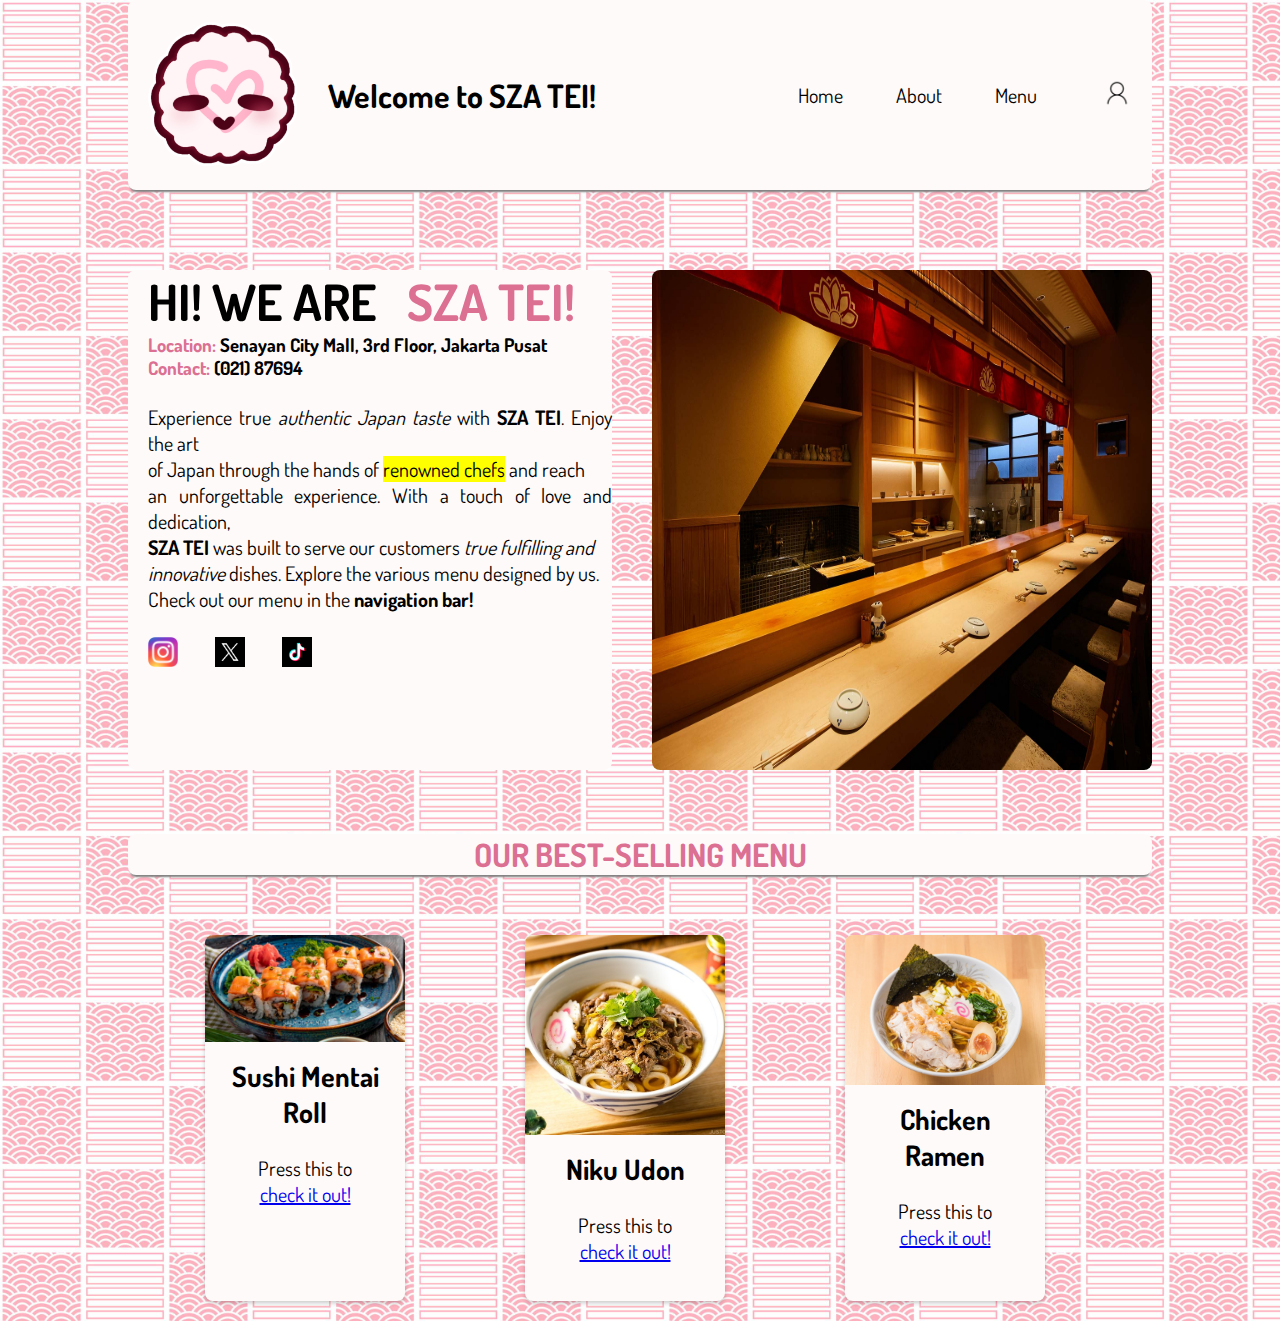
<file: index.html>
<!DOCTYPE html>
<html lang="en">
<head>
    <meta charset="UTF-8">
    <meta name="viewport" content="width=device-width, initial-scale=1.0">
    <title>SZA TEI</title>
    <link rel="stylesheet" href="stylemainpage.css">
    <link rel="stylesheet" href="https://fonts.googleapis.com/css?family=Dosis|Sofia|Trirong">
    <link rel="icon" href="LOGO image/logo.png">
</head>
<body>
    <div class= "hero">
        <div class="navbar">
            <img src="LOGO image/logo.png">
            <h1>Welcome to SZA TEI!</h1>
            <ul>
                <li><a href="#">Home</a></li>
                <li><a href="#">About</a></li>
                <li><a href="#">Menu</a>
                    <ul class="submenu">
                        <li><a href="#">Appetizer</a>
                            <ol>
                                <li>Gyoza</li>
                                <li>Edamame</li>
                                <li>Yakitori</li>
                            </ol></li>
                        <li><a href='#'>Main Course</a>
                            <ol>
                                <li>Salmon Mentai Roll</li>
                                <li>Niku Udon</a></li>
                                <li>Chicken Ramen</li>
                            </ol></li>
                        <li><a href='#'>Dessert</a>
                            <ol>
                                <li>Mochi</li>
                                <li>Roll Cake</li>
                                <li>Lava Cake</li>
                            </ol></li>
                    </ul>
                </li>
            </ul>
            <div class="navbar-icons">
                <img src="SAMENTAI image/profile.png">   
            </div>
        </div>
         <div class="banner">
            <div class="left-column">
                <h1>HI! WE ARE <span>SZA TEI!</span></h1>
                <h3><span>Location:</span> Senayan City Mall, 3rd Floor, Jakarta Pusat</h3>
                <h3><span>Contact:</span> (021) 87694</h3>
                <p>Experience true <em>authentic Japan taste</em> with <strong>SZA TEI</strong>. Enjoy the art <br>of Japan through the hands of <mark>renowned chefs</mark> and reach <br>an unforgettable experience. With a touch of love and dedication, <br><strong>SZA TEI</strong> was built to serve our customers <em>true fulfilling and <br>innovative</em> dishes. Explore the various menu designed by us. <br>Check out our menu in the <strong>navigation bar!</strong></p>
                <div class="social-icons">
                    <a href="https://www.instagram.com/"><img src="LOGO image/instagram.webp"></a>
                    <a href="https://x.com/i/flow/login"><img src="LOGO image/x.avif"></a>
                    <a href="https://www.tiktok.com/login"><img src="LOGO image/tiktok.webp"></a>
                </div>
            </div>
            <div class="right-column">
                <img src="SAMENTAI image/restoimg.jpg">
            </div>
        </div>
        <div class="bestmenu">
            <h1>OUR BEST-SELLING MENU</h1>
        </div>
        <div class="card-container">
            <div class="card">
                <img src="SAMENTAI image/salmon mentai.jpg">
                <div class="card-content">
                    <h3>Sushi Mentai Roll</h3>
                    <p>Press this to <a href="Salmon Mentai Roll.html" class="btn">check it out!</a></p>
                </div>
            </div>
            <div class="card">
                <img src="NIKU image/image_niku udon.jpg">
                <div class="card-content">
                    <h3>Niku Udon</h3>
                    <p>Press this to <a href="SZA\Niku Udon.html" class="btn">check it out!</a></p>
                </div>
            </div>
            <div class="card">
                <img src="RAMEN image/shoyu_chicken_ramen.jpg">
                <div class="card-content">
                    <h3>Chicken Ramen</h3>
                    <p>Press this to <a href="ramen.html" class="btn">check it out!</a></p>
                </div>
            </div>
    </div>   
</body>
</html>
</file>
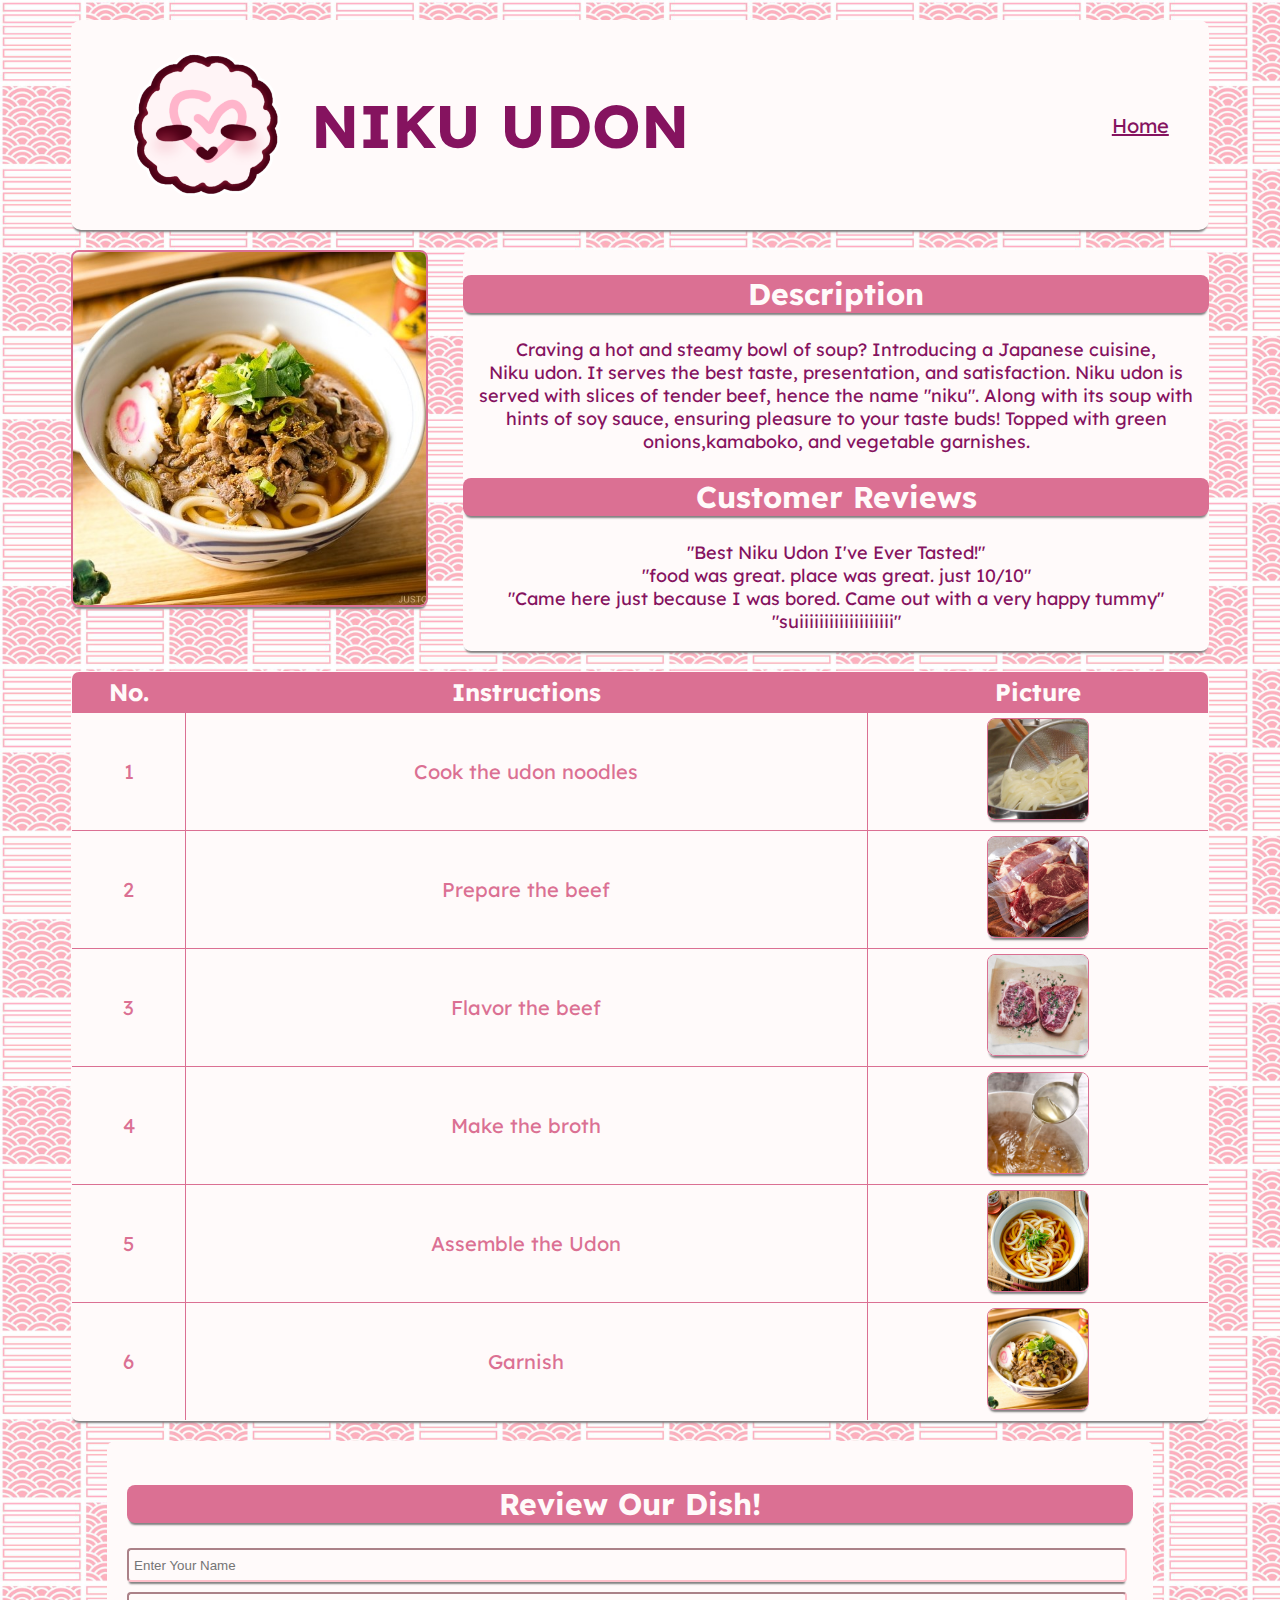
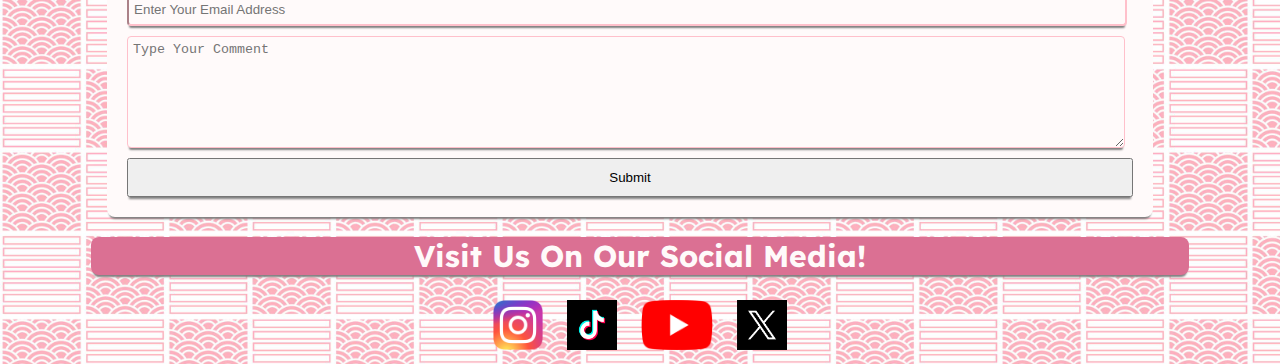
<file: Niku Udon.html>
<!DOCTYPE html>
<html lang="en">
<head>
      <meta charset="UTF-8">
      <meta name="description" content="Niku Udon"
      <meta name="viewport" content="width=device-width, initial-scale=1.0">
      <title>Niku Udon</title>
      <link rel="stylesheet" href="nikucss.css">
      <link rel="stylesheet" href="https://fonts.googleapis.com/css?family=Lexend">
      <link rel="icon" href="LOGO image/logo.png">
</head>

<body>
  <div class ="hero">
    <div class ="header">
      <img src="LOGO image/logo.png">
      <h1>NIKU UDON</h1>
      <ul>
        <li><a href="index.html">Home</a></li>
      </ul>
    </div>
  </div>
    
  <div class="banner">
    <div class ="picture">
      <img src="NIKU image/image_niku udon.jpg">
    </div>
    <div class ="desc">
      <h2>Description</h2>
      <p>Craving a hot and steamy bowl of soup? Introducing a Japanese cuisine,<br>
          Niku udon. It serves the best taste, presentation, and satisfaction. Niku udon is<br>
          served with slices of tender beef, hence the name "niku". Along with its soup with <br>
          hints of soy sauce, ensuring pleasure to your taste buds! Topped with green<br>
          onions,kamaboko, and vegetable garnishes.</p>
      <h2>Customer Reviews</h2>
      <p>
        "Best Niku Udon I've Ever Tasted!" <br>
        "food was great. place was great. just 10/10" <br>
        "Came here just because I was bored. Came out with a very happy tummy" <br>
        "suiiiiiiiiiiiiiiiiiii"
      </p>
    </div>
  </div>
  
  <div class="recipe-container">
    <div class="ingredients">
      <table style="width:100%">
        <tr>
          <thead>
            <th style="width:10%">No.</th>
            <th style="width:60%">Instructions</th>
            <th style="width:40%">Picture</th>
          </thead>
        </tr>
        <tr>
          <td>1</td>
          <td>Cook the udon noodles</td>
          <td><img src="NIKU image/cookudon.jpg"></td>
        </tr>
        <tr>
          <td>2</td>
          <td>Prepare the beef</td>
          <td><img src="NIKU image/preparedbeef.jpg"></td>
        </tr>
        <tr>
          <td>3</td>
          <td>Flavor the beef</td>
          <td><img src="NIKU image/seasonedbeef.jpg"></td>
        </tr>
        <tr>
          <td>4</td>
          <td>Make the broth</td>
          <td><img src="NIKU image/broth.jpg"></td>
        </tr>
        <tr>
          <td>5</td>
          <td>Assemble the Udon</td>
          <td><img src="NIKU image/plainudon.jpg"></td>
        </tr>
        <tr>
          <td>6</td>
          <td>Garnish</td>
          <td><img src="NIKU image/image_niku udon.jpg"></td>
        </tr>
      </table>
    </div>
  </div>

  <div class ="divider">
    <div class ="left-divider">
      <div class="customer-container">
        <h2>Review Our Dish!</h2>
        <form action="">
            <input type="text" name="full_name" placeholder="Enter Your Name">
            <input type="email" name="email" placeholder="Enter Your Email Address">
            <textarea name="comment" placeholder="Type Your Comment"></textarea>
            <button class="comment-submit">Submit</button>
        </form>
      </div>

      <div class ="socials">
        <h2>Visit Us On Our Social Media!</h2>
        <a href="https://www.instagram.com/"><img src="LOGO image/instagram.webp"></a>
        <a href="https://www.tiktok.com/"><img src="LOGO image/tiktok.webp"></a>
        <a href="https://www.youtube.com/"><img src="LOGO image/youtube.png"></a>
        <a href="https://www.x.com/"><img src="LOGO image/x.avif"></a>
      </div>
    </div>
  </div>

  
</body>
</html>
</file>
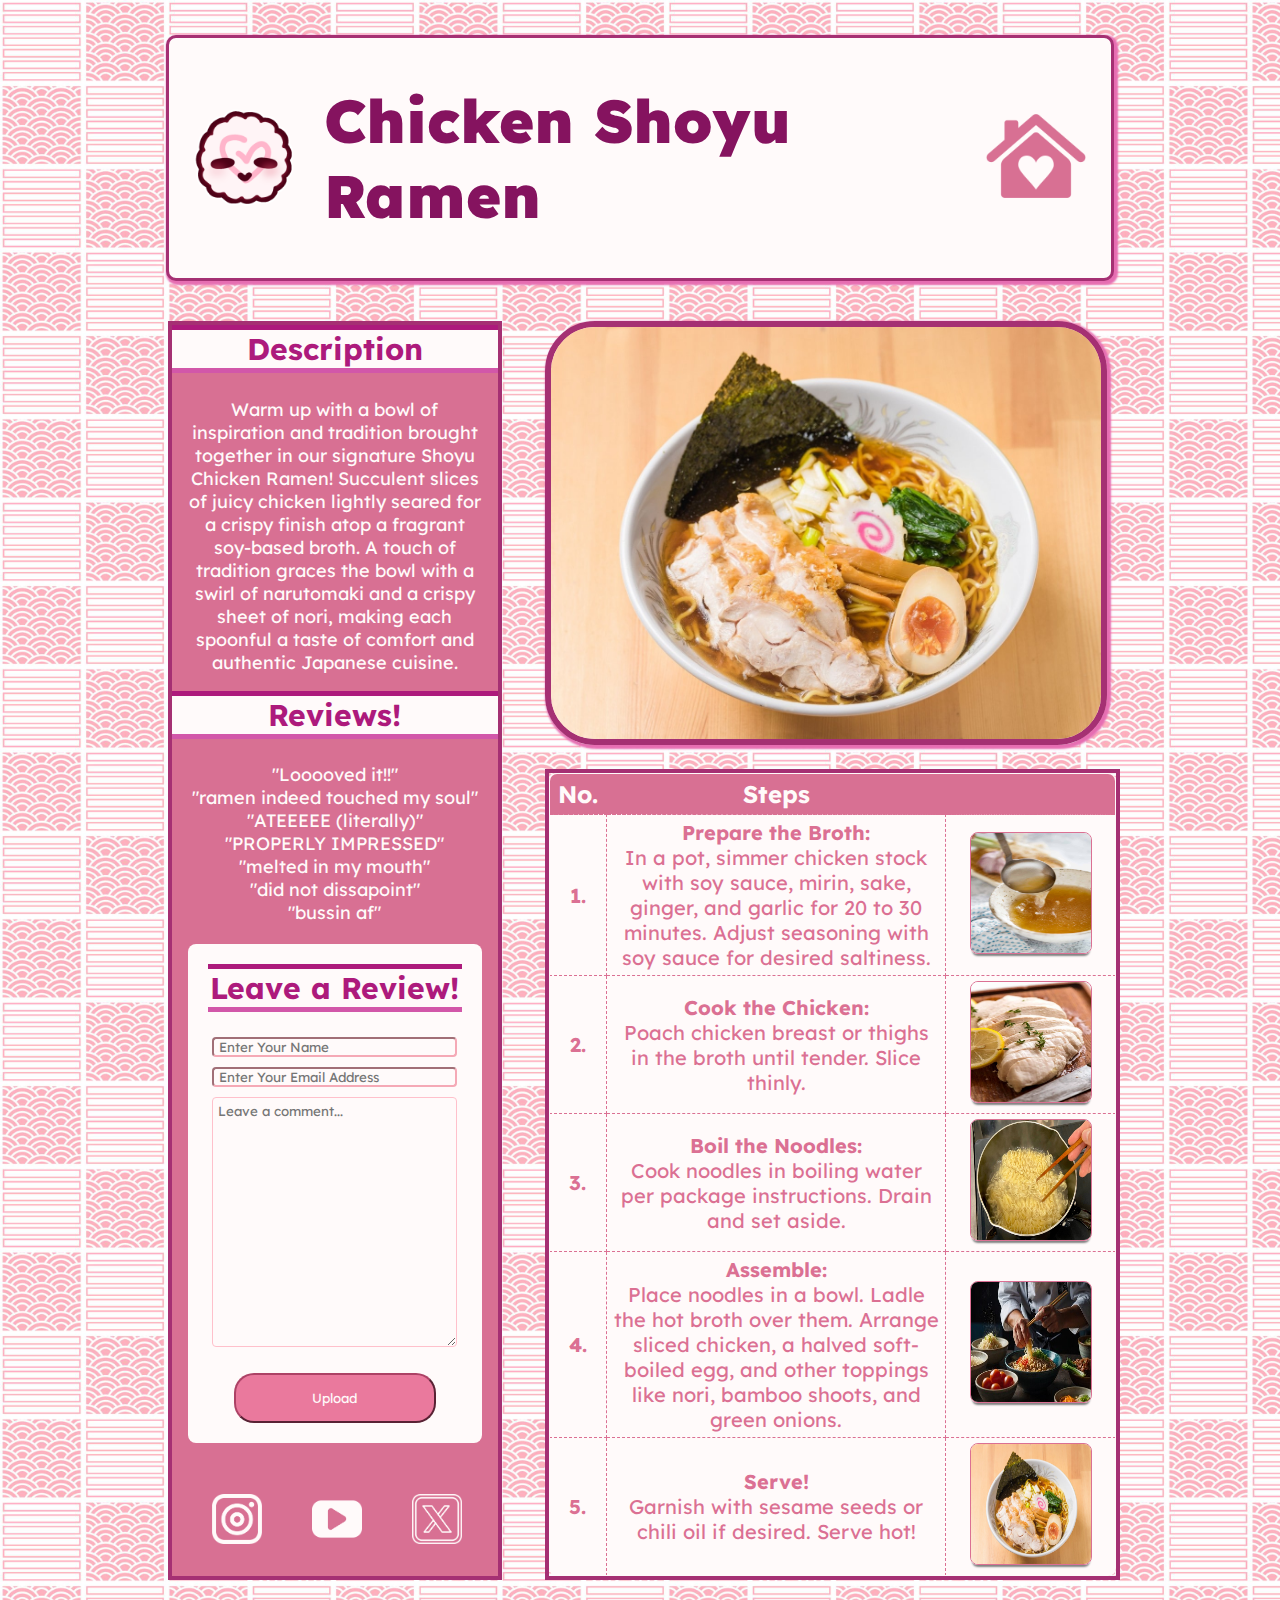
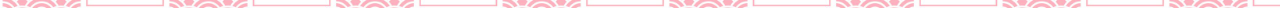
<file: ramen.html>
<!DOCTYPE html>
<html lang="en">
<head>
      <meta charset="UTF-8">
      <meta name="description" content="Chicken Shoyu Ramen"
      <meta name="viewport" content="width=device-width, initial-scale=1.0">
      <title>Chicken Shoyu Ramen</title>
      <link rel="stylesheet" href="ramen.css">
      <link rel="stylesheet" href="https://fonts.googleapis.com/css?family=Lexend">
      <link rel="icon" href="LOGO image/logo.png">
</head>

<body>
  <div class ="hero">
    <div class ="header">
      <img src="LOGO image/logo.png">
      <h1><b>Chicken Shoyu Ramen</b></h1>
      <ul>
        <li><a href="index.html"><img src="RAMEN image/homepage_icon.png"></a></li>
      </ul>
    </div>
  </div>
    
  <div class="banner">
    <div class ="desc">
      <h2>Description</h2>
      <p>Warm up with a bowl of inspiration and tradition brought together in our signature Shoyu Chicken Ramen! Succulent slices of juicy chicken lightly seared for a crispy finish atop a fragrant soy-based broth. A touch of tradition graces the bowl with a swirl of narutomaki and a crispy sheet of nori, making each spoonful a taste of comfort and authentic Japanese cuisine.
      </p>
      <h2>Reviews!</h2>
      <p>
        "Looooved it!!" <br>
        "ramen indeed touched my soul" <br>
        "ATEEEEE (literally)"<br>
        "PROPERLY IMPRESSED"<br>
        "melted in my mouth"<br>
        "did not dissapoint"<br>
        "bussin af"
      </p>
      <div class="review-box">
        <h2>Leave a Review!</h2>
        <form action="">
            <input type="text" name="full_name" placeholder="Enter Your Name">
            <input type="email" name="email" placeholder="Enter Your Email Address">
            <textarea name="comment" placeholder="Leave a comment..."></textarea>
            <button class="comment-submit">Upload</button>
        </form>        
      </div>
      <div class ="socials">
        <a href="https://www.instagram.com/"><img src="RAMEN image/instagram_icon.png"></a>
        <a href="https://www.youtube.com/"><img src="RAMEN image/youtube_icon.png"></a>
        <a href="https://www.x.com/"><img src="RAMEN image/x_icon.png"></a>
      </div>
    </div>
    <div class="picture">
      <div class="pic">
        <img src="RAMEN image/shoyu_chicken_ramen.jpg" alt="Chicken Shoyu Ramen">
      </div>
      <div class="steps-table">
        <div class="steps">
          <table style="width:100%">
            <tr>
              <thead>
                <th style="width:10%">No.</th>
                <th style="width:60%">Steps</th>
                <th style="width:40%"></th>
              </thead>
            </tr>
            <tr>
              <td><b>1.</b></td>
              <td><b>Prepare the Broth:</b><br>
                In a pot, simmer chicken stock with soy sauce, mirin, sake, ginger, and garlic for 20 to 30 minutes. Adjust seasoning with soy sauce for desired saltiness.
              </td>
              <td><img src="RAMEN image/prepare_broth.jpg"></td>
            </tr>
            <tr>
              <td><b>2.</b></td>
              <td><b>Cook the Chicken:</b>
              </br>
              Poach chicken breast or thighs in the broth until tender. Slice thinly.
              </td>
              <td><img src="RAMEN image/cook_chicken"></td>
            </tr>
            <tr>
              <td><b>3.</b></td>
              <td><b>Boil the Noodles:</b>
              </br>
              Cook noodles in boiling water per package instructions. Drain and set aside.
              </td>
              <td><img src="RAMEN image/boil_noodles.jpg"></td>
            </tr>
            <tr>
              <td><b>4.</b></td>
              <td><b>Assemble:</b>
              </br>
              Place noodles in a bowl. Ladle the hot broth over them. Arrange sliced chicken, a halved soft-boiled egg, and other toppings like nori, bamboo shoots, and green onions.
              </td>
              <td><img src="RAMEN image/assemble.jpg"></td>
            </tr>
            <tr>
              <td><b>5.</b></td>
              <td><b>Serve!</b>
              </br>
              Garnish with sesame seeds or chili oil if desired. Serve hot!
              </td>
              <td><img src="RAMEN image/shoyu_chicken_ramen.jpg"></td>
            </tr>
          </table>
        </div>
      </div>
    </div>
  </div>

  
</body>
</html>
</file>
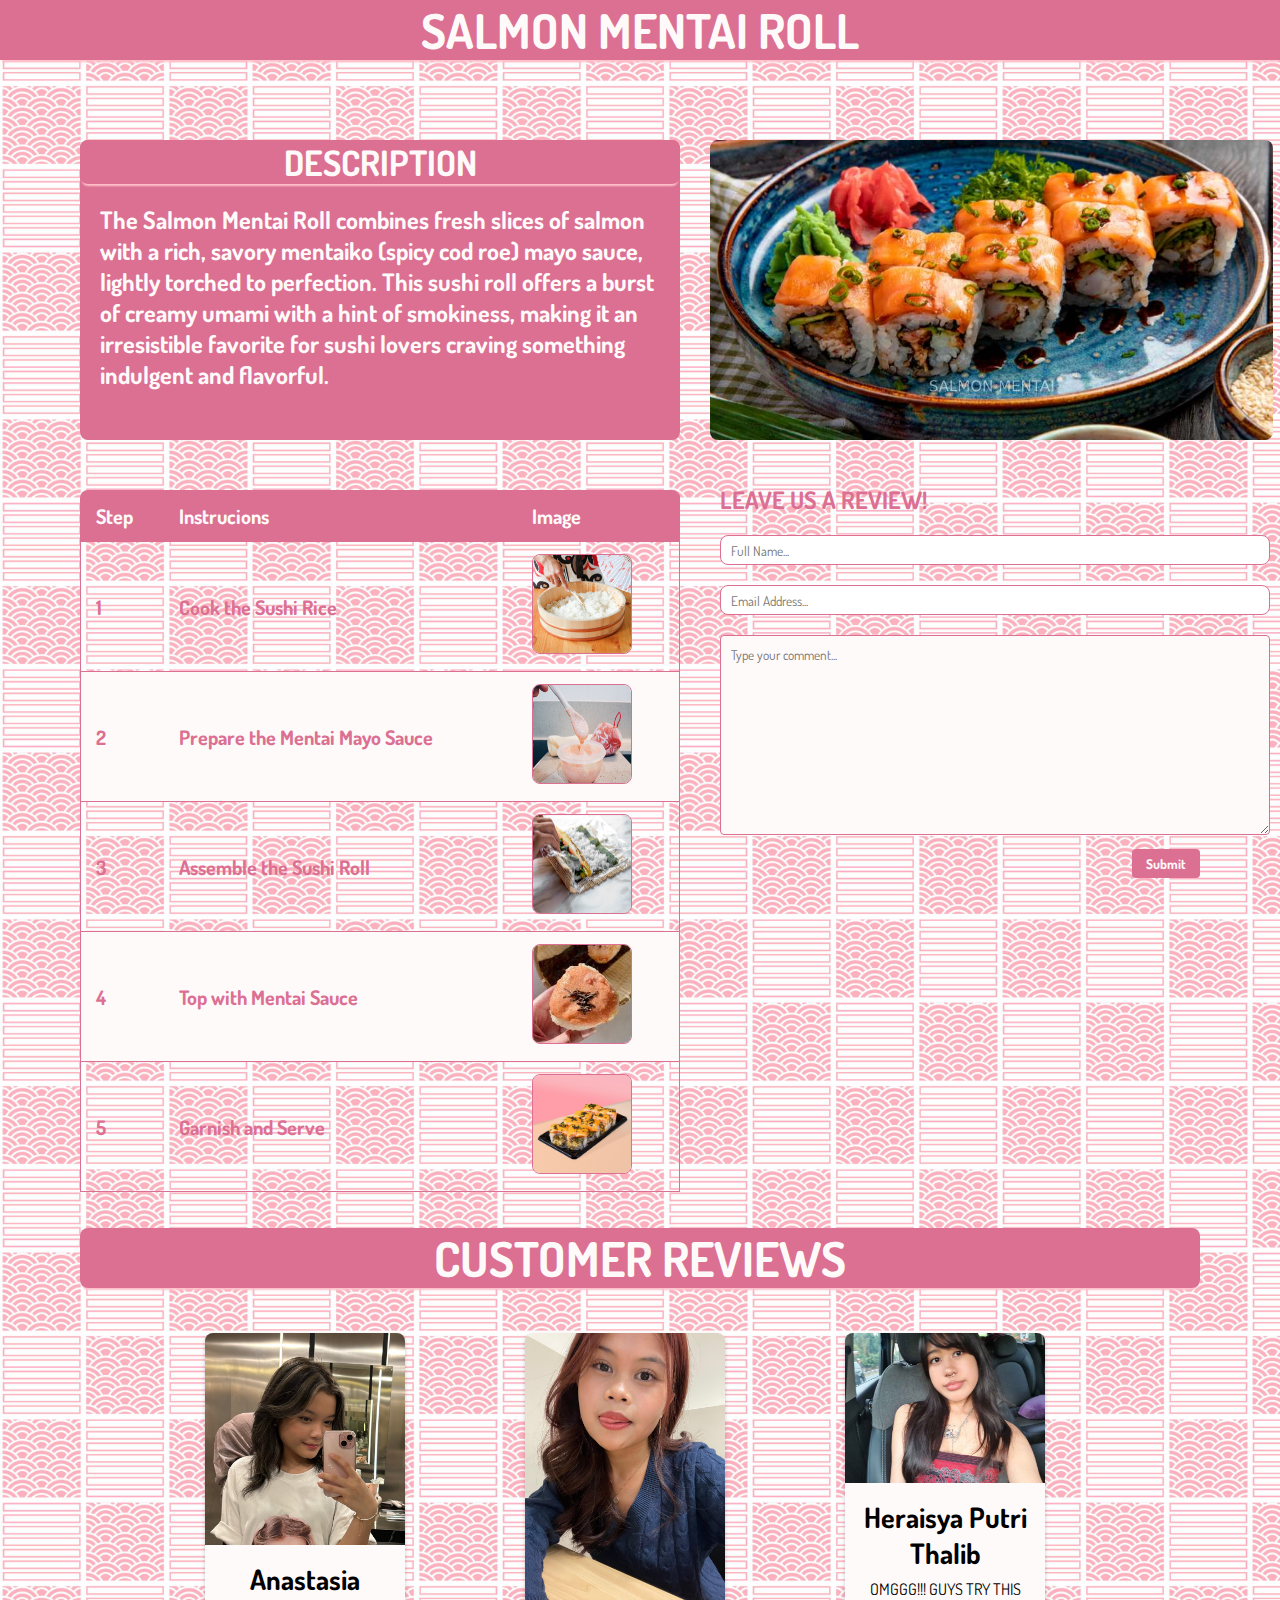
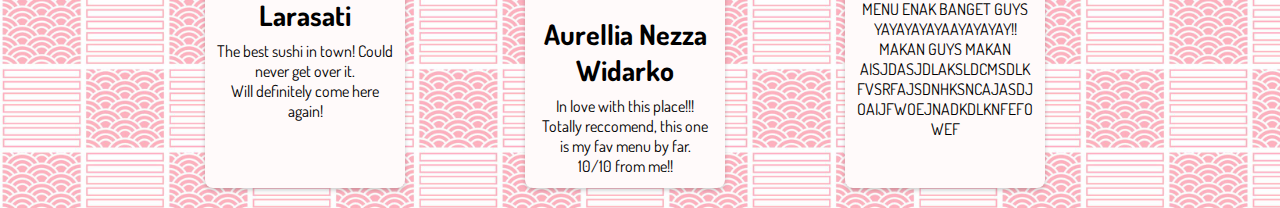
<file: Salmon Mentai Roll.html>
<!DOCTYPE html>
<html lang="en">
<head>
    <meta charset="UTF-8">
    <meta name="viewport" content="width=device-width, initial-scale=1.0">
    <title>Salmon Mentai Roll</title>
    <link rel="stylesheet" href="dishstyle.css">
    <link rel="stylesheet" href="https://fonts.googleapis.com/css?family=Dosis">
    <link rel="stylesheet" href="https://cdnjs.cloudflare.com/ajax/libs/font-awesome/4.7.0/css/font-awesome.min.css">
    <link rel="icon" href="LOGO image/logo.png">
</head>
<body>
    <div class="hero">
        <h1>SALMON MENTAI ROLL</h1>
        <div class="banner">
            <div class="left-column">
                <h1>DESCRIPTION</h1>
                <h2>The Salmon Mentai Roll combines fresh slices of salmon with a rich, savory mentaiko (spicy cod roe) mayo sauce, lightly torched to perfection. This sushi roll offers a burst of creamy umami with a hint of smokiness, making it an irresistible favorite for sushi lovers craving something indulgent and flavorful.</h2>
                <table>
                    <thead>
                        <tr>
                            <th>Step</th>
                            <th>Instrucions</th>
                            <th>Image</th>
                        </tr>
                    </thead>
                    <tbody>
                        <tr>
                            <td>1</td>
                            <td>Cook the Sushi Rice</td>
                            <td>
                                <div class ="product-image">
                                    <img src="SAMENTAI image/sushi rice.jpg">
                                </div>
                            </td>
                        </tr>
                        <tr>
                            <td>2</td>
                            <td>Prepare the Mentai Mayo Sauce</td>
                            <td>
                                <div class ="product-image">
                                    <img src="SAMENTAI image/sauce.jpeg">
                                </div>
                            </td>
                        </tr>
                        <tr>
                            <td>3</td>
                            <td>Assemble the Sushi Roll</td>
                            <td>
                                <div class ="product-image">
                                    <img src="SAMENTAI image/roll.jpg">
                                </div>
                            </td>
                        </tr>
                        <tr>
                            <td>4</td>
                            <td>Top with Mentai Sauce</td>
                            <td>
                                <div class ="product-image">
                                    <img src="SAMENTAI image/topping.jpeg">
                                </div>
                            </td>
                        </tr>
                        <tr>
                            <td>5</td>
                            <td>Garnish and Serve</td>
                            <td>
                                <div class ="product-image">
                                    <img src="SAMENTAI image/finish.jpeg">
                                </div>
                            </td>
                        </tr>
                    </tbody>
                </table>
            </div>
            <div class="right-column">
                <img src="SAMENTAI image/salmon mentai.jpg">
                <div class="comment-box">
                    <h2>LEAVE US A REVIEW!</h2>
                    <form action="">
                        <input type="text" name="full_name" placeholder="Full Name...">
                        <input type="email" name="email" placeholder="Email Address...">
                        <textarea name="comment" placeholder="Type your comment..."></textarea>
                        <button class="comment-submit">Submit</button>
                    </form>
                </div>
                <iframe src="https://www.youtube.com/embed/QX4f_oMubLk?si=_hC1dLUQbebV1gPM" title="YouTube video player" frameborder="0" allow="accelerometer; autoplay; clipboard-write; encrypted-media; gyroscope; picture-in-picture; web-share" referrerpolicy="strict-origin-when-cross-origin" allowfullscreen></iframe>
            </div>
        </div>
        <div class="review">
            <h1>CUSTOMER REVIEWS</h1>
        </div>
        <div class="card-container">
            <div class="card">
                <img src="LOGO image/sha.jpg">
                <div class="card-content">
                    <h3>Anastasia Larasati</h3>
                    <p>The best sushi in town! Could never get over it. <br>Will definitely come here again!</p>
                </div>
            </div>
            <div class="card">
                <img src="LOGO image/zaza.jpg">
                <div class="card-content">
                    <h3>Aurellia Nezza Widarko</h3>
                    <p>In love with this place!!! Totally reccomend, this one is my fav menu by far. <br>10/10 from me!!</p>
                </div>
            </div>
            <div class="card">
                <img src="LOGO image/sash.jpg">
                <div class="card-content">
                    <h3>Heraisya Putri Thalib</h3>
                    <p>OMGGG!!! GUYS TRY THIS MENU ENAK BANGET GUYS YAYAYAYAYAAYAYAYAY!!<br>MAKAN GUYS MAKAN AISJDASJDLAKSLDCMSDLK<br>FVSRFAJSDNHKSNCAJASDJ<br>OAIJFWOEJNADKDLKNFEFO<br>WEF</p>
                </div>
            </div>
    </div> 
</body>
</html>
</file>
<file: stylemainpage.css>
*{
    margin: 0;
    padding: 0;
    box-sizing: border-box;
    font-family: 'Dosis', sans-serif;
}
body{
    background-image: url('mainbg.jpg');
    background-size: 500px;
}
.hero{
    width: 80%;
    margin: auto;
}
.navbar{
    background-color:snow;
    margin: 0px;
    border-radius: 8px;
    display: flex;
    align-items: center;
    box-shadow: 0 4px 2px -2px gray;
}
.navbar h1{
    margin-left: 30px;
}
.navbar img{
    height: 150px;
    margin-left: 20px;
    margin-top: 20px;
    margin-bottom: 20px;
}
ul{
    flex: 1;
    text-align: right;
}
ul li{
    display: inline-block;
    list-style: none;  
    margin: 0 15px;
}
ul li a{
    text-decoration: none;
    color:black;
    font-size: 20px;
    padding: 0 10px;
    display: inline-block;
    transition: all ease 0.3s;
}
ul li a:hover{
    color:pink;
}
ul .submenu{
    position: absolute;
    text-align:left;
    border-radius: 8px;
    width: 190px;
    background-color: pink;
    box-shadow: 0 20px 45px #00000020;
    margin-top: 50px;
    opacity: 0;
    z-index: 100;
    transition: all ease 0.5s;
}
ul li:hover .submenu{
    z-index: 1000;
    opacity: 1;
    margin-top: 10px;
}
ol li{
    margin-left: 25px;
}
.navbar-icons img{
    height: 30px;
    margin-left: 20px;
    margin-right: 20px;
    cursor: pointer;
}
.navbar-icons img{
    margin-left: 40px;
}
.banner{
    display: flex;
    margin-top: 80px;
}
.left-column,.right-column{
    flex-basis: 50%
}
.right-column img{
    width: 500px;
    border-radius: 8px;
    height: 500px;
    margin-left: 40px;
    margin-bottom: 30px;
}
.left-column{
    height: 500px;
    border-radius: 8px;
    text-align: justify;
    text-justify: inter-word;
    background-color: snow;
}
.left-column h1{
    font-size: 50px;
    color:black;
    margin-left: 20px;
}
.left.column h3{
    margin-top: 15px;
    font-size: 40px;
    color:black;
    margin-left: 20px;
    margin-right: 20px;
}
span{
    color:palevioletred;
    margin-left: 20px;
}
.left-column h3 img{
    height: 30px;
}
p{
    margin-top: 25px;
    margin-bottom: 25px;
    color:black;
    margin-left: 20px;
    font-size: 20px;
}
.social-icons{
    width: 200px;
    text-align: left;
}
.social-icons img{
    width: 30px;
    margin: 0 14px; 
    margin-left: 20px;
}
.bestmenu{
    text-align: center;
    background-color:snow;
    border-radius: 8px;
    margin-top: 30px;
    box-shadow: 0 4px 2px -2px gray;
}
.bestmenu h1{
    justify-content: center;
    color: palevioletred;
}
.card-container{
    display: flex;
    flex-wrap: wrap;
    justify-content: center;
    margin-top: 40px;
    margin-left: 50px;
}
.card{
    margin-top: 30px;
    width: 200px;
    background-color: snow;
    border-radius: 8px;
    overflow: hidden;
    box-shadow: 0px 2px 4px rgba(0,0,0,0.2);
    margin:20px;
    margin-right: 100px;
}
.card h3{
    text-align:center;
}
.card p{
    text-align: center;
    margin-right: 20px;
}
.card img{
    width:100%;
    height:auto;
}
.card-content{
    padding: 12px;
}
.card-content h3{
    font-size: 28px;
    margin-bottom: 8px;
}
</file>
<file: nikucss.css>
body {
    background-image: url("mainbg.jpg");
    background-size: 500px;
}

.hero{
    flex-basis: 100%;
    width: 90%;
    margin: auto;
}

.header{
    margin-top:20px;
    background-color:snow;
    border-radius: 10px;
    display: flex;
    align-items: center;
    justify-content: space-between;
    padding: 10px 20px;
    box-shadow: 0 4px 2px -2px gray;
}

.header h1 {
    flex-grow:1;
}
.header img{  
    height: 150px;
    margin-left: 40px;  
    margin-top: 20px;
    margin-bottom: 20px;
}

.picture{
    flex-basis: 100%;
}

.picture img{
    border: 2px palevioletred solid;
    width: 90%;
    border-radius: 8px;
    box-shadow: 0 4px 2px -2px gray;
}

.banner{
    flex-basis: 100%;
    width: 90%;
    margin: auto;
    display: flex;
    margin-top: 20px;
}


.desc{
    width: 190%;
    border-radius: 8px;
    background-color:snow;
    box-shadow: 0 4px 2px -2px gray;
    margin-bottom:20px;
}

h1{
    @import url(https://fonts.googleapis.com/css?family=Lexend);
    margin-left: 30px;
    color: rgb(133, 19, 95);
    font-size: 60px;
    font-family: "Lexend";
    font-variant: bold;
}

h2 {
    @import url(https://fonts.googleapis.com/css?family=Lexend);
    background-color: palevioletred;
    border-radius: 8px;
    color: snow;
    text-align:center;
    font-size: 30px;
    font-family: "Lexend";
    font-variant: bold;
    text-shadow: 0 4px 2px -2px gray;
    box-shadow: 0 4px 2px -2px gray;
}

h4 {
    @import url(https://fonts.googleapis.com/css?family=Lexend);
    color: rgb(133, 19, 95);
    font-size: 20px;
    font-family: "Lexend";
    font-variant: bold;
    margin-left: 50px;
}

ul {
    list-style: none;
    padding: 0;
    margin: 0;
    display: flex;
    justify-content: center;
    align-items: center;
}

ul a {
    @import url(https://fonts.googleapis.com/css?family=Lexend);
    color: rgb(133, 19, 95);
    font-size: 20px;
    font-family: "Lexend";
    text-align: center;
    margin: 0;
    padding: 10px 20px;
}

p {
    @import url(https://fonts.googleapis.com/css?family=Lexend);
    color: rgb(133, 19, 95);
    font-size: 18px;
    font-family: "Lexend";
    text-align: center;
}

.divider {
    display: flex;
    flex-basis: 100%;
    margin: auto;
    margin-top: 20px;
    width: 90%;
}

.left-divider {
    flex: 1; 
    margin-right: 20px;
}

.socials {
    flex: 1;
    margin-left: 20px; 
    text-align: center; 
}

.content-wrapper {
    display: flex;
    width: 100%;
    justify-content: space-between;
}

.customer-container {
    background-color: snow;
    border-radius: 8px;
    width: 90%;
    margin: auto;
    box-shadow: 0 4px 2px -2px gray;
    padding: 20px; 
}

.recipe-container{
    width: 90%;
    margin: auto;
}

.ingredients table{
    border-radius: 8px;
    overflow: hidden;
    background-color:snow;
    box-shadow: 0 4px 2px -2px gray;
}

table, td, tr{
    border-color: palevioletred;
    border: 1px solid;
    border-collapse: collapse;  
}

.ingredients img{
    border: 1px solid;
    border-color: palevioletred;
    box-shadow: 0 4px 2px -2px gray;
    height: 100px;
    border-radius: 8px;
}

thead{
    @import url(https://fonts.googleapis.com/css?family=Lexend);
    background-color: palevioletred;
    font-size: 24px;
    color: snow;
    font-family: "Lexend";
}

thead, th, td{
    padding: 5px;
    text-align: center;
}

td{
    @import url(https://fonts.googleapis.com/css?family=Lexend);
    color: palevioletred;
    font-size: 20px;
    font-family: "Lexend";
}

a {
    @import url(https://fonts.googleapis.com/css?family=Lexend);
    color: rgb(133, 19, 95);
    font-size: 24px;
    font-family: "Lexend";
    text-align: center;
    font-variant: bold;
}


form input{   
    width: 98%;
    display: block;    
    margin-bottom: 10px;
    background: snow;
    height: 20px;
    width: 98%;
    border-color: pink;
    padding: 5px;
    border-radius: 4px;
    box-shadow: 0 4px 2px -2px gray;
}

form textarea {
    width: 98%;
    display: block;     
    margin-bottom: 10px;
    background: snow;
    height: 100px;
    width: 98%;
    border-color: pink;
    padding: 5px;
    border-radius: 4px;
    box-shadow: 0 4px 2px -2px gray;
}

form button {
    padding: 10px;
    width: 100%;
    box-shadow: 0 4px 2px -2px gray;
}

.socials h2{
    margin-top: 20px;
    width: 100%;
    background-color: palevioletred;
    color: snow;
    text-align:center;
    font-size: 30px;
    font-family: "Lexend";
    font-weight: bold;
    text-shadow: 0 4px 2px -2px gray;
    box-shadow: 0 4px 2px -2px gray;
    border-radius: 8px;

}

.socials img{
    height: 50px;
    margin-left: 10px;
    margin-right: 10px;

}

@media (max-width: 768px) {
    .header {
        flex-direction: column;
        align-items: center;
    }
    
    .divider {
        flex-direction: column;
        text-align: center;
    }

    .left-divider, .socials {
        margin-right: 0;
        margin-left: 0;
        width: 100%;
    }

    body {
        font-size: 14px;
    }

    .header img {
        height: 100px;
    }

    h1 {
        font-size: 36px;
    }

    .banner, .recipe-container, .divider {
        width: 100%;
        margin: auto;
    }

    .banner {
        flex-direction: column;
        text-align: center;
    }

    .desc {
        width: 100%;
    }

    .ingredients img {
        height: 70px;
    }

    ul {
        flex-direction: column; /* Stack links vertically on mobile */
        margin: 10px 0; /* Add spacing for better appearance */
    }

    ul a {
        font-size: 18px; /* Slightly smaller font for better fit */
        padding: 8px 16px; /* Adjust padding for mobile */
    }

}
</file>
<file: ramen.css>
/*BACKGROUND IMG*/
body {
  background-image: url("mainbg.jpg");
  background-size: 500px;
}

/*HEADER NAV LENGTH*/
.hero{
  flex-basis: 100%;
  width: 75%;
  margin: auto;
}

/*HEADER NAV*/
.header{
  margin-top:35px;
  background-color:#fffafa;
  border-radius: 10px;
  display: flex;
  align-items: center;
  justify-content: space-between;
  padding: 5px 5px;
  border-style: solid;
  border-color: rgb(165, 48, 115);
  box-shadow: 2px 2px 2px 2px rgb(230, 110, 178);
}

/*CHICKEN SHOYU RAMEN TITLE*/
.header h1 {
  flex-grow:1;
}

/*LOGO*/
.header img{  
  height: 100px;
  margin-left: 20px;  
  margin-top: 10px;
  margin-bottom: 10px;
}

/*CHICKEN SHOYU RAMEN PIC MARGIN*/
.pic{
  flex-basis: 100%;
  margin-left: 0.5%;
  margin-right: 2.5%;
  margin-top: 20px;
}

/*CHICKEN SHOYU RAMEN PIC BORDER*/
.pic img{
  border: 6px #d87093 solid;
  width: 85%;
  border-radius: 50px;
  border-color: rgb(165, 48, 115);
  box-shadow: 2px 2px 2px 2px #e66eb2;
}

/*CHICKEN SHOYU RAMEN PIC SIZE*/
.banner{
  flex-basis: 100%;
  width: 90%;
  margin: auto;
  display: flex;
  margin-top: 20px;
}

/*DESCRIPTION*/
.desc{
  width: 80%;
  border-radius: 0px;
  background-color:#d87093;
  border-color: rgb(165, 48, 115);
  margin-bottom:20px;
  margin-right: 3.5%;
  margin-left: 8.5%;
  margin-top: 20px;
  border-style: solid;
  border-width: 4px;
}

/*TITLE*/
h1{
  @import url(https://fonts.googleapis.com/css?family=Lexend);
  margin-left: 30px;
  color: #85135f;
  font-size: 60px;
  font-family: "Lexend";
  font-variant: bold;
}

/*DESC AND REVIEW TITLES*/
h2 {
  @import url(https://fonts.googleapis.com/css?family=Lexend);
  background-color: snow;
  border-radius: 0px;
  color: hsl(320, 74%, 39%);
  text-align:center;
  font-size: 30px;
  font-family: "Lexend";
  font-variant: bold;
  margin-top: 0%;
  border-bottom: #d257a9;
  border-bottom-style: solid;
  border-top-style: solid;
  border-width: 5px;
}

/*HOMEPAGE??*/
ul {
  list-style: none;
  padding: 0;
  margin: 0;
  display: flex;
  justify-content: center;
  align-items: center;
}

/*HOMEPAGE??*/
ul a {
  @import url(https://fonts.googleapis.com/css?family=Lexend);
  color: rgb(133, 19, 95);
  font-size: 20px;
  font-family: "Lexend";
  text-align: center;
  margin: 0;
  padding: 10px 20px;
}

/*DESC AND REVIEW CONTENT*/
p {
  @import url(https://fonts.googleapis.com/css?family=Lexend);
  color: #fffafa;
  font-size: 18px;
  font-family: "Lexend";
  text-align: center;
  margin-left: 5%;
  margin-right: 5%;
  margin-bottom: 5%;
}


/*SOCIALS*/
.socials {
  flex: 1;
  margin-left: 20px; 
  text-align: center; 
}


.content-wrapper {
  display: flex;
  width: 100%;
  justify-content: space-between;
}

/*REVIEW BOX*/
.review-box {
  background-color: snow;
  border-radius: 8px;
  width: 90%;
  margin: 20px auto;
  padding: 20px; 
  box-sizing: border-box;
}

/*STEPS TABLE*/
.steps-table{
  width: 85%;
  flex-basis: 100%;
  margin-left: 0.5%;
  margin-right: 2.5%;
  margin-top: 20px;
  border-color: rgb(165, 48, 115);
  border-style: solid;
  border-width: 4px;
  margin-bottom:20px;
}

/*TABLE BG*/
.steps table{
  border-radius: 8px;
  overflow: hidden;
  background-color:snow;
}

/*TABLE BORDER*/
table, td, tr{
  border-color: palevioletred;
  border: 1.5px dashed;
  border-collapse: collapse;  
  
}

/*TABLE PICS*/
.steps img{
  border: 1px solid;
  border-color: palevioletred;
  box-shadow: 0 4px 2px -2px gray;
  height: 100px;
  border-radius: 8px;
  width: 120px;
  height: 120px;
}

/*TABLE HEADER*/
thead{
  @import url(https://fonts.googleapis.com/css?family=Lexend);
  background-color: #d87093;
  font-size: 24px;
  color: snow;
  font-family: "Lexend";
}

/*TABLE TEXT ALIGN*/
thead, th, td{
  padding: 5px;
  text-align: center;
}

/*TABLE TEXT*/
td{
  @import url(https://fonts.googleapis.com/css?family=Lexend);
  color: palevioletred;
  font-size: 20px;
  font-family: "Lexend";
}


a {
  @import url(https://fonts.googleapis.com/css?family=Lexend);
  color: rgb(133, 19, 95);
  font-size: 24px;
  font-family: "Lexend";
  text-align: center;
  font-variant: bold;
}

/*REVIEW FORM*/
form input{   
  @import url(https://fonts.googleapis.com/css?family=Lexend);
  font-family: "Lexend";
  width: 96.5%;  
  margin-bottom: 10px;
  background: snow;
  height: 20px;
  margin-left: 1.5%;
  border-color: rgb(245, 169, 182);
  padding: 5px;
  border-radius: 4px;
  box-sizing: border-box;
}

/*REVIEW FORM*/
form textarea {
  @import url(https://fonts.googleapis.com/css?family=Lexend);
  font-family: "Lexend";
  width: 96.5%;   
  margin-bottom: 2px;
  background: snow;
  height: 250px;
  border-color: pink;
  padding: 5px;
  border-radius: 4px;
  margin-left: 1.5%;
  box-sizing: border-box;
}

/*REVIEW FORM BUTTON*/
form button {
  @import url(https://fonts.googleapis.com/css?family=Lexend);
  font-family: "Lexend";
  padding: 15px;
  width: 80%;
  background-color: #ea799d;
  margin-top: 20px;
  border-radius: 20px;
  margin-left: 10%;
  box-sizing: border-box;
  color: #fffafa;
  border-color: #ad4266;
}


/*SOCIALS ICONS*/
.socials img{
  height: 50px;
  margin-top: 10%;
  margin-left: 5%;
  margin-right: 10%;
  margin-bottom: 5%;
  box-sizing: border-box;
}

@media (max-width: 768px) {
  .header {
      flex-direction: column;
      align-items: center;
  }


  body {
      font-size: 12px;
  }

  .header img {
      height: 100px;
  }

  h1 {
      font-size: 36px;
  }

  .banner, .recipe-container {
      width: 100%;
      margin: auto;
  }

  .banner {
      flex-direction: column;
      text-align: center;
  }

  .desc {
      width: 100%;
  }

  .steps img {
      height: 70px;
  }

  ul {
      flex-direction: column;
      margin: 10px 0;
  }

  ul a {
      font-size: 18px;
      padding: 8px 16px;
  }

}
</file>
<file: dishstyle.css>
*{
    margin: 0;
    padding: 0;
    box-sizing: border-box;
    font-family: 'Dosis', sans-serif;
}
body{
    background-image: url('mainbg.jpg');
    background-size: 500px;
}
.hero h1{
    background-color: palevioletred;
    color: snow;
    text-align:center;
    font-size: 48px;
    font-family: Dosis;
    font-variant: bold;
    box-shadow: 0 4px 2px -2px pink;
  }
.banner{
    display: flex;
    margin-top: 80px;
}
.left-column,.right-column{
    flex-basis: 50%
}
.left-column{
    background-color: palevioletred;
    margin-left: 80px;
    margin-right: 30px;
    border-radius: 8px;
    height: 300px;
}
.left-column h1{
    color: snow;
    font-size: 35px;
    font-family: Dosis;
    border-radius: 8px;
}
.left-column h2{
    margin-top: 20px;
    color: snow;
    margin-left: 20px;
    margin-right: 20px;
    margin-bottom: 30px;
}
.right-column img{
    height: 300px;
    border-radius: 8px;
    margin-right: 80px;
}
.card-container{
    display: flex;
    flex-wrap: wrap;
    justify-content: center;
    margin-top: 25px;
    margin-left: 50px;
}
.card{
    width: 200px;
    background-color: snow;
    border-radius: 8px;
    overflow: hidden;
    box-shadow: 0px 2px 4px rgba(0,0,0,0.2);
    margin:20px;
    margin-right: 100px;
}
.card img{
    width:100%;
    height:auto;
}
.card h3{
    text-align: center;
}
.card p{
    text-align: center;
}
.card-content{
    padding: 12px;
}
.card-content h3{
    font-size: 28px;
    margin-bottom: 8px;
}
.review{
    margin-top: 30px;
    margin-left: 80px;
    margin-right: 80px;
}
.review h1{
    border-radius: 8px;
}
.hero table{
    border-collapse: collapse;
    margin-top: 100px;
    font-size: 20px;
    width: 600px;
    border-radius: 8px 8px 0 0;
    overflow: hidden;
    font-weight: bold;
}
.hero table thead tr{
    width: 50px;
    background-color: palevioletred;
    color: snow;
    text-align: left;
    font-weight: bold;
    border: 1px solid palevioletred;
}
.hero table th,
.hero table td{
    padding: 12px 15px;   
}
.product-image img{
    height: 100px;
    width: 100px;
    border-radius: 8px;
    border: 1px solid palevioletred;
} 
.hero table tbody tr{
    border-bottom: 1px solid palevioletred;
    border-left: 1px solid palevioletred;
    border-right: 1px solid palevioletred;
    color: palevioletred;
}
.hero table tbody tr:nth-of-type(even){
    background-color: snow;
}
.hero table tbody tr:last-of-type{
    border-bottom: 1px solid palevioletred;
}
.comment-box{
    margin-top: 30px;
    border-radius: 4px;
    position: absolute;
    padding: 10px;
    overflow: hidden;
}
.comment-box h2{
    color: palevioletred;
}
.comment-box textarea{
    background: snow;
    height: 200px;
    width: 550px;
    border-color: palevioletred;
    padding: 10px;
    border-radius: 4px;
    margin-top: 20px;
}
.comment-box textarea:focus{
    outline-color: pink;
}
.comment-box .comment-submit{
    margin-right: 70px;
    float: right;
    padding: 6px 14px;
    border: none;
    background: palevioletred;
    border-radius: 4px;
    color: snow;
    font-weight: bold;
    cursor: pointer;
    margin-top: 10px;
}
.comment-box .comment-submit:hover{
    background: pink;
}
.comment-box input{
    margin-top: 20px;
    width: 550px;
    height: 30px;
    padding: 0 10px;
    border: 1px solid palevioletred;
    border-radius: 8px;
    overflow: hidden;
}
.comment-box input:focus{
    outline-color: pink;
}
.right-column iframe{
    margin-top: 450px;
    margin-left: 12px;
    border-radius: 8px;
    width: 550px; 
    height: 300px;
}

    
@media screen and (max-width: 480px) {
    .banner {
        flex-direction: column;
        align-items: center; 
    }
    .left-column, .right-column{
        flex-basis: 100%;
    }
    .left-column{
        margin: 10px;
        padding: 10px;
        width: 380px;
    }
    .right-column iframe{
        margin-top: 380px;
        margin-left: 10px;
        margin-right:10px;
        width: 380px;
        height: 200px;
    }

    .right-column img{
        margin: 10px;
        width: 380px;
        height: 200px;
        margin-left: 10px;
    }

    .hero h1{
        font-size: 36px;
    }

    .left-column table th{ 
        color: palevioletred;
        background-color: snow;
    }

    .left-column table{
        font-size: 14px;
        margin-top: 10px; 
        background-color: snow;
        margin-bottom: 10px;
        width: 360px;
    }

    .comment-box input, .comment-box textarea{
        font-size: 14px; 
        width: 370px;
        margin-left: 10px;
    }

    .card-container{
        margin: 10px;
    }

    .card{
        margin: 10px auto; 
    }

    .hero h1{
        font-size: 28px;
    }
    .left-column h2{
        font-size: 16px;
    }
    .comment-box textarea{
        height: 120px;
    }
    .card-content h3{
        font-size: 18px; 
    }
}
</file>
